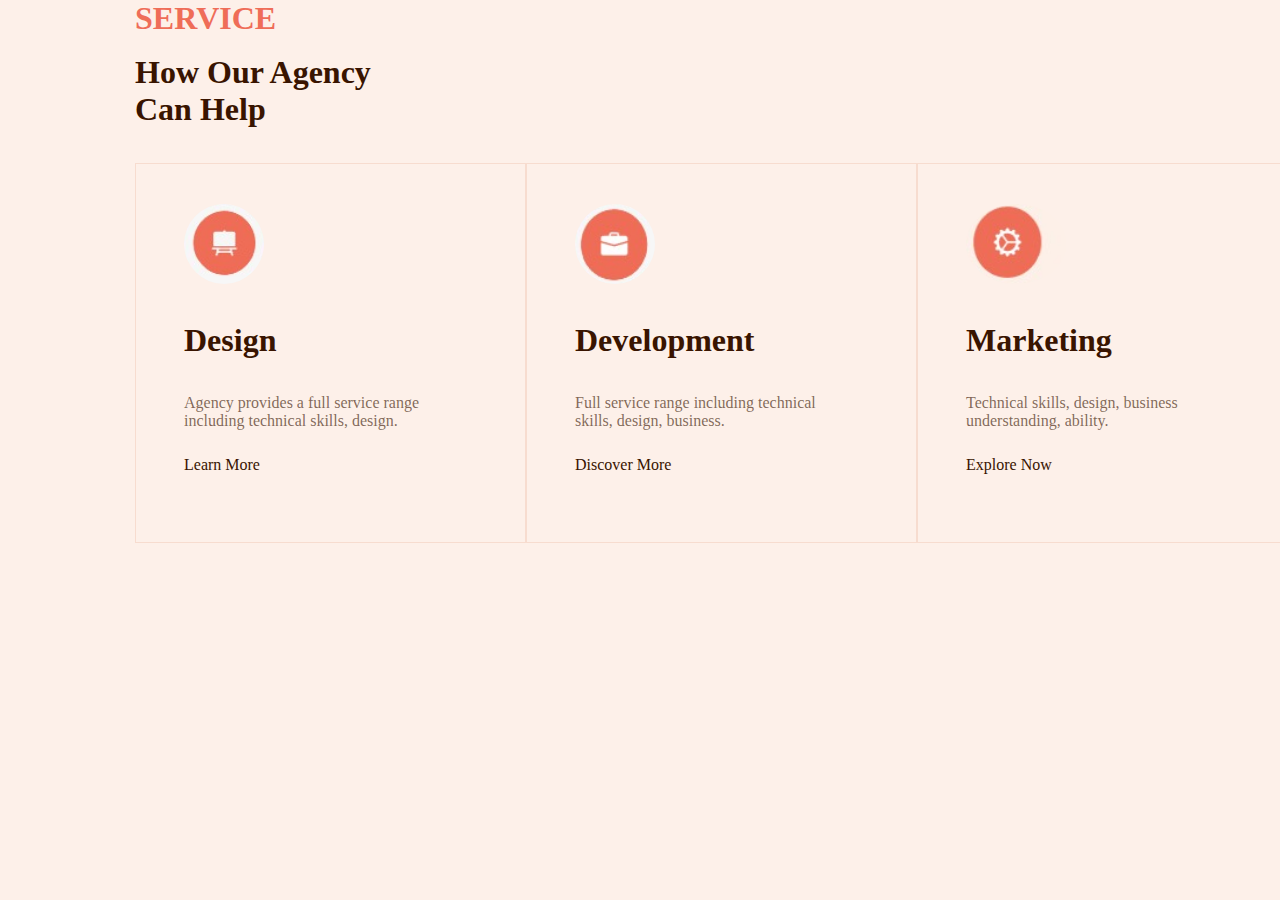
<file: index.html>
<!DOCTYPE html>
<html lang="en">

<head>
    <meta charset="UTF-8">
    <meta http-equiv="X-UA-Compatible" content="IE=edge">
    <meta name="viewport" content="width=device-width, initial-scale=1.0">
    <link rel="stylesheet" href="style.css">
    <link rel="stylesheet" href="reset.css">
    <title>Document</title>
</head>

<body>
    <div class="services">
        <h1>SERVICE</h1>
        <h1>How Our Agency <br> Can Help</h1>
        <div class="cards">
            <div class="card1">
                <div class="card1-image">
                    <img src="./image/image1.jpg" alt="image1">
                </div>
                <h3>Design</h3>
                <p>Agency provides a full service range <br> including technical skills, design.</p>
                <a href="#">Learn More</a>
            </div>

            <div class="card2">
                <div class="card2-image">
                    <img src="./image/image2.jpg" alt="image2">
                </div>
                <h3>Development</h3>
                <p>Full service range including technical <br> skills, design, business.</p>
                <a href="#">Discover More</a>
            </div>

            <div class="card3">
                <div class="card3-image">
                    <img src="./image/image3.jpg" alt="image3">
                </div>
                <h3>Marketing</h3>
                <p>Technical skills, design, business <br> understanding, ability.</p>
                <a href="#">Explore Now</a>
            </div>
        </div>
    </div>
</body>

</html>
</file>
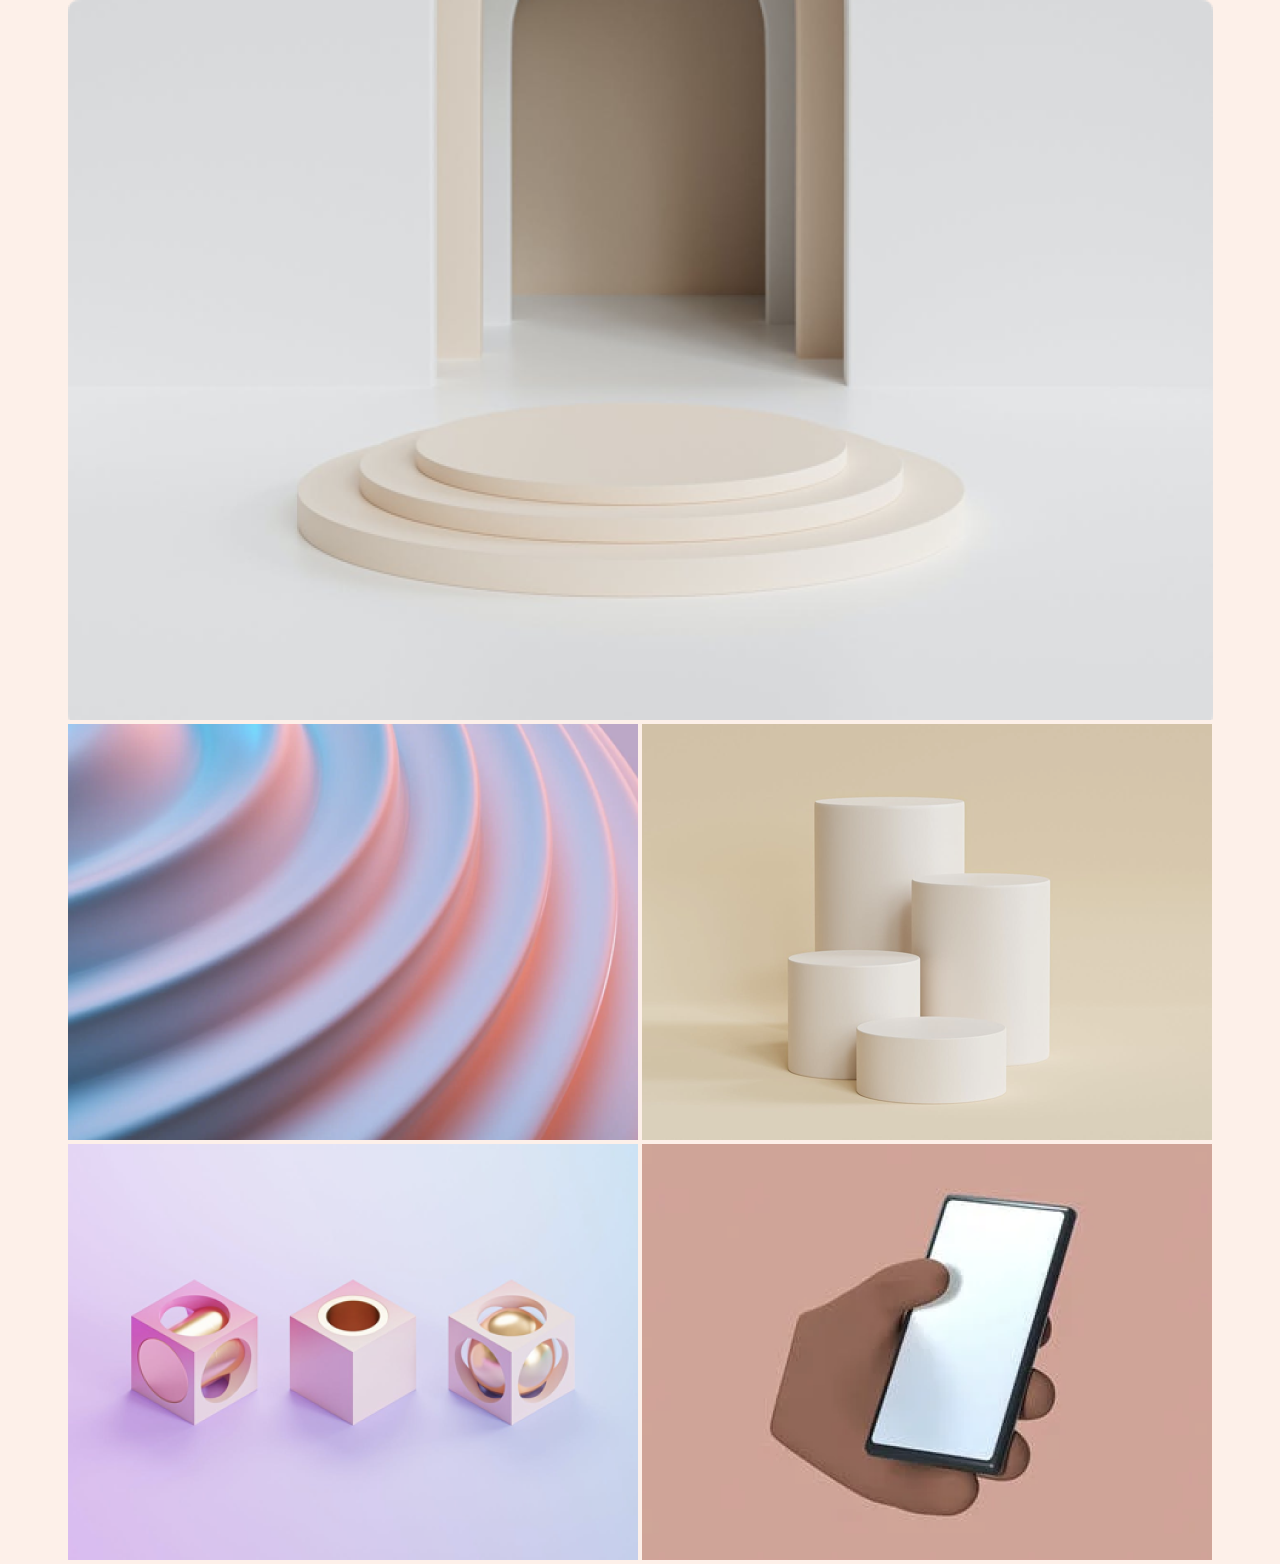
<file: New folder (2)/index.html>
<!DOCTYPE html>
<html lang="en">
<head>
    <meta charset="UTF-8">
    <meta http-equiv="X-UA-Compatible" content="IE=edge">
    <meta name="viewport" content="width=device-width, initial-scale=1.0">
    <link rel="stylesheet" href="./assets/CSS/reset.css">
    <link rel="stylesheet" href="./assets/CSS/style.css">
    <title>Document</title>
</head>
<body>
    <div class="top-image">
        <img src="./assets/image/Bitmap.png" alt="bitmap">
    </div>
    <div class="mid-image">
        <img src="./assets/image/Bitmap (1).png" alt="bitmap">
        <img src="./assets/image/Bitmap (2).png" alt="bitmap">
    </div>
    <div class="bottom-image">
        <img src="./assets/image/Bitmap (3).png" alt="bitmap">
        <img src="./assets/image/Bitmap (4).png" alt="bitmap">
    </div>
</body>
</html>
</file>
<file: style.css>
.services{
    margin: 0 0 0 135px;
}

.services :nth-child(1){
    color: #EF6D58;
    margin-bottom: 17px;
}

.services :nth-child(2){
    color: #391400;
    margin-bottom: 35px;
}

.services :nth-child(2){
    color: #391400;
}

.cards{
    display: flex;
}

/* card1 */

.card1{
    border: solid 1px #f7dccf;
    width: 391px;
    height: 380px;
}

.card1-image img{
    width: 80px ;
    height: 80px ;
    border-radius: 50%;
    margin: 40px 263px 0 48px;
}

.card1 h3{
    color: #391400;
    margin: 0 0 0 48px;
    font-size: xx-large;
}

.card1 p{
    color: #391400A3;
    margin: 19px 0 26px 48px;
}

.card1 a{
    color: #391400;
    margin: 0 0 52px 48px;
}

/* card2 */

.card2{
    border: solid 1px #f7dccf;
    width: 391px;
    height: 380px;
}

.card2-image img{
    width: 80px ;
    height: 80px ;
    border-radius: 50%;
    margin: 40px 263px 0 48px;
}

.card2 h3{
    color: #391400;
    margin: 0 0 0 48px;
    font-size: xx-large;
}

.card2 p{
    color: #391400A3;
    margin: 19px 0 26px 48px;
}

.card2 a{
    color: #391400;
    margin: 0 0 52px 48px;
}

/* card3 */

.card3{
    border: solid 1px #f7dccf;
    width: 391px;
    height: 380px;
}

.card3-image img{
    width: 100px ;
    height: 80px ;
    border-radius: 50%;
    margin: 40px 263px 0 48px;
}

.card3 h3{
    color: #391400;
    margin: 0 0 0 48px;
    font-size: xx-large;
}

.card3 p{
    color: #391400A3;
    margin: 19px 0 26px 48px;
}

.card3 a{
    color: #391400;
    margin: 0 0 52px 48px;
}
</file>
<file: New folder (2)/assets/CSS/style.css>
.top-image{
    text-align: center
}

.top-image img{
    width: 1145px;
    height: 720px;
}

.mid-image{
    text-align: center;
}

.mid-image img{
    width: 570px;
    height: 416px;
}

.bottom-image{
    text-align: center;
}

.bottom-image img{
    width: 570px;
    height: 416px;
}
</file>
